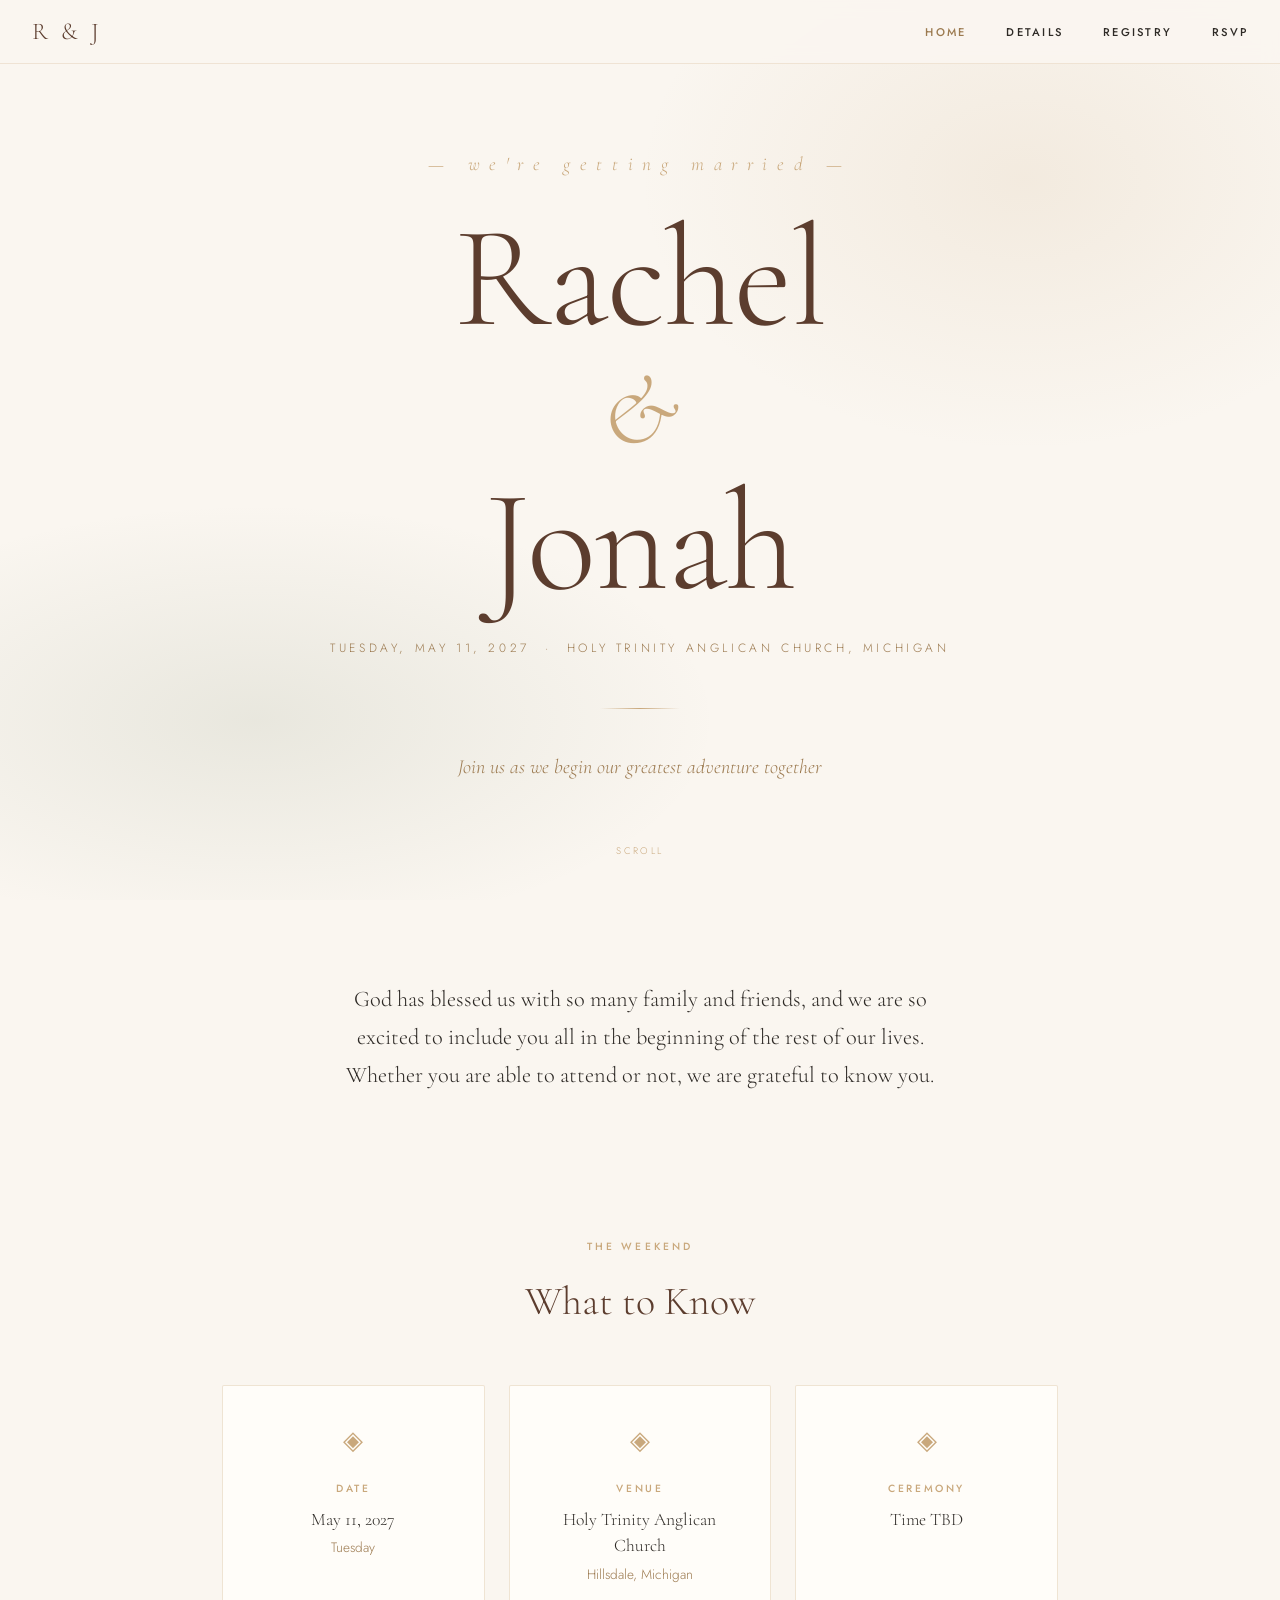
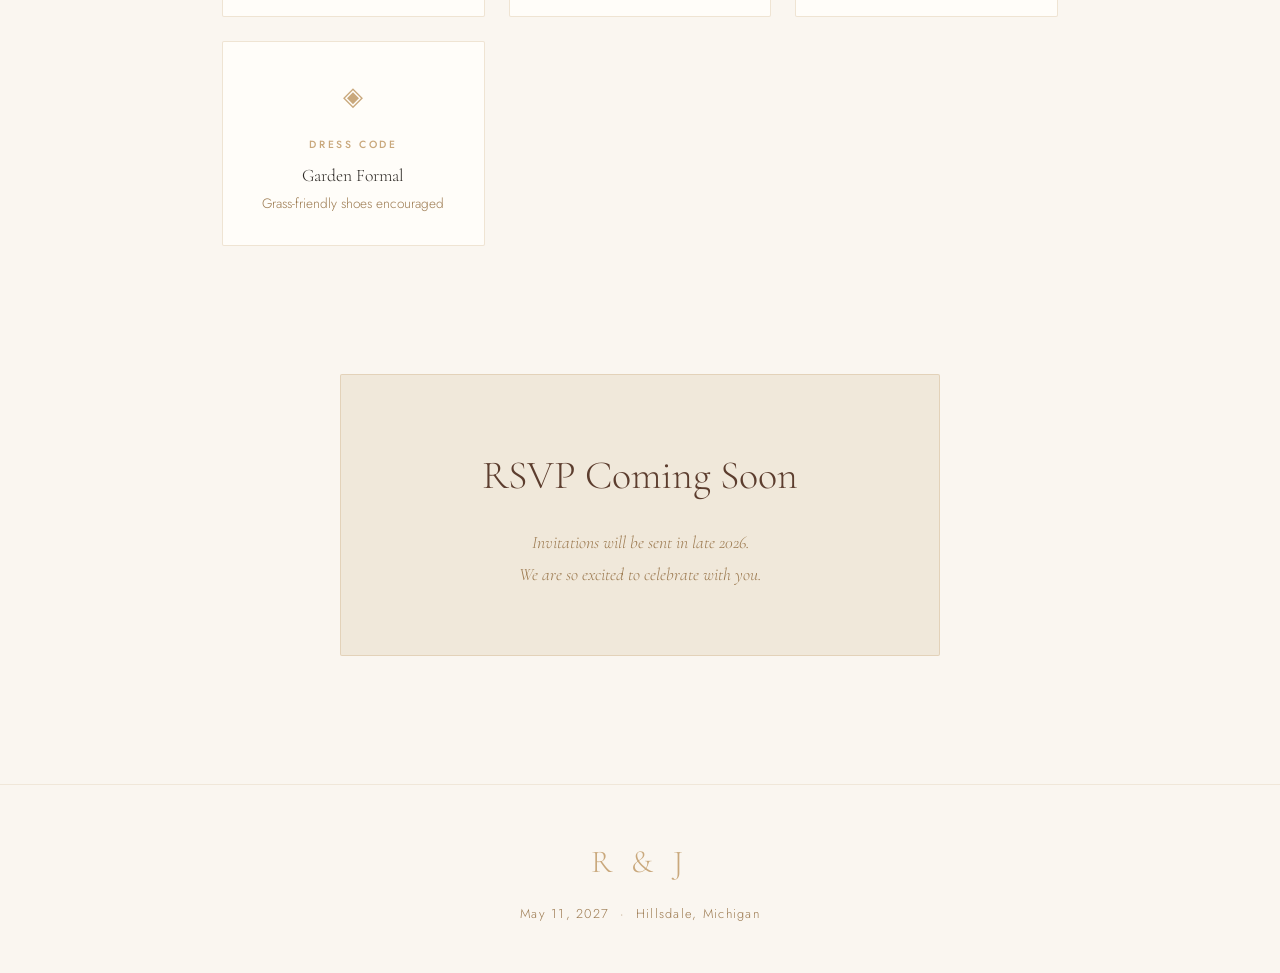
<file: index.html>
<!DOCTYPE html>
<html lang="en">
<head>
  <meta charset="UTF-8">
  <meta name="viewport" content="width=device-width, initial-scale=1.0">
  <title>Rachel & Jonah — May 11, 2027</title>
  <link rel="stylesheet" href="assets/style.css">
</head>
<body>

  <nav>
    <a class="nav-monogram" href="index.html">R & J</a>
    <ul class="nav-links">
      <li><a href="index.html" class="active">Home</a></li>
      <li><a href="details.html">Details</a></li>
      <li><a href="registry.html">Registry</a></li>
      <li><a href="#rsvp">RSVP</a></li>
    </ul>
    <button class="nav-toggle" aria-label="Open menu" onclick="
      const m = document.getElementById('mobile-menu');
      m.style.display = m.style.display === 'flex' ? 'none' : 'flex';
      ">&#9776;</button>
  </nav>
  <div id="mobile-menu" style="
    display: none; flex-direction: column; gap: 0;
    position: fixed; top: 64px; left: 0; right: 0; z-index: 99;
    background: rgba(250, 246, 240, 0.97);
    border-bottom: 1px solid rgba(201, 168, 124, 0.25);
    backdrop-filter: blur(8px);
  ">
    <a href="index.html" style="padding: 1rem 2rem; font-size: 0.7rem; letter-spacing: 0.2em; text-transform: uppercase; font-weight: 500; color: var(--charcoal); text-decoration: none; border-bottom: 1px solid rgba(201,168,124,0.15);">Home</a>
    <a href="details.html" style="padding: 1rem 2rem; font-size: 0.7rem; letter-spacing: 0.2em; text-transform: uppercase; font-weight: 500; color: var(--charcoal); text-decoration: none; border-bottom: 1px solid rgba(201,168,124,0.15);">Details</a>
    <a href="registry.html" style="padding: 1rem 2rem; font-size: 0.7rem; letter-spacing: 0.2em; text-transform: uppercase; font-weight: 500; color: var(--charcoal); text-decoration: none; border-bottom: 1px solid rgba(201,168,124,0.15);">Registry</a>
    <a href="index.html#rsvp" style="padding: 1rem 2rem; font-size: 0.7rem; letter-spacing: 0.2em; text-transform: uppercase; font-weight: 500; color: var(--charcoal); text-decoration: none;">RSVP</a>
  </div>

  <!-- Hero -->
  <section class="hero">
    <div class="hero-bg"></div>
    <p class="hero-ornament">— we're getting married —</p>
    <h1 class="hero-names">
      Rachel
      <span class="ampersand">&</span>
      Jonah
    </h1>
    <p class="hero-date">Tuesday, May 11, 2027 &nbsp;·&nbsp; Holy Trinity Anglican Church, Michigan</p>
    <div class="hero-divider"></div>
    <p class="hero-tagline">Join us as we begin our greatest adventure together</p>
    <div class="hero-scroll" aria-hidden="true">
      <!-- <div class="hero-scroll-line"></div> -->
      <span>Scroll</span>
    </div>
  </section>

  <!-- Intro -->
  <div class="intro-block">
    <p>
      God has blessed us with so many family  and friends, and we are so excited to include you all in the beginning of the rest of our lives. Whether you are able to attend or not, we are grateful to know you.
    </p>
  </div>

  <!-- Quick Info Cards -->
  <div class="section">
    <div class="section-heading">
      <p class="label">The Weekend</p>
      <h2>What to Know</h2>
    </div>
    <div class="cards-grid">
      <div class="info-card">
        <span class="card-icon">◈</span>
        <h3>Date</h3>
        <p>May 11, 2027</p>
        <p class="card-sub">Tuesday</p>
      </div>
      <div class="info-card">
        <span class="card-icon">◈</span>
        <h3>Venue</h3>
        <p>Holy Trinity Anglican Church</p>
        <p class="card-sub">Hillsdale, Michigan</p>
      </div>
      <div class="info-card">
        <span class="card-icon">◈</span>
        <h3>Ceremony</h3>
        <p>Time TBD</p>
        <!-- <p class="card-sub">Doors open at 3:30</p> -->
      </div>
      <div class="info-card">
        <span class="card-icon">◈</span>
        <h3>Dress Code</h3>
        <p>Garden Formal</p>
        <p class="card-sub">Grass-friendly shoes encouraged</p>
      </div>
    </div>
  </div>

  <!-- RSVP Teaser -->
  <div class="section" id="rsvp">
    <div class="rsvp-teaser">
      <h2>RSVP Coming Soon</h2>
      <p>
        Invitations will be sent in late 2026.<br>
        We are so excited to celebrate with you.
      </p>
    </div>
  </div>

  <footer>
    <span class="footer-monogram">R & J</span>
    <p>May 11, 2027 &nbsp;·&nbsp; Hillsdale, Michigan</p>
  </footer>

</body>
</html>
</file>
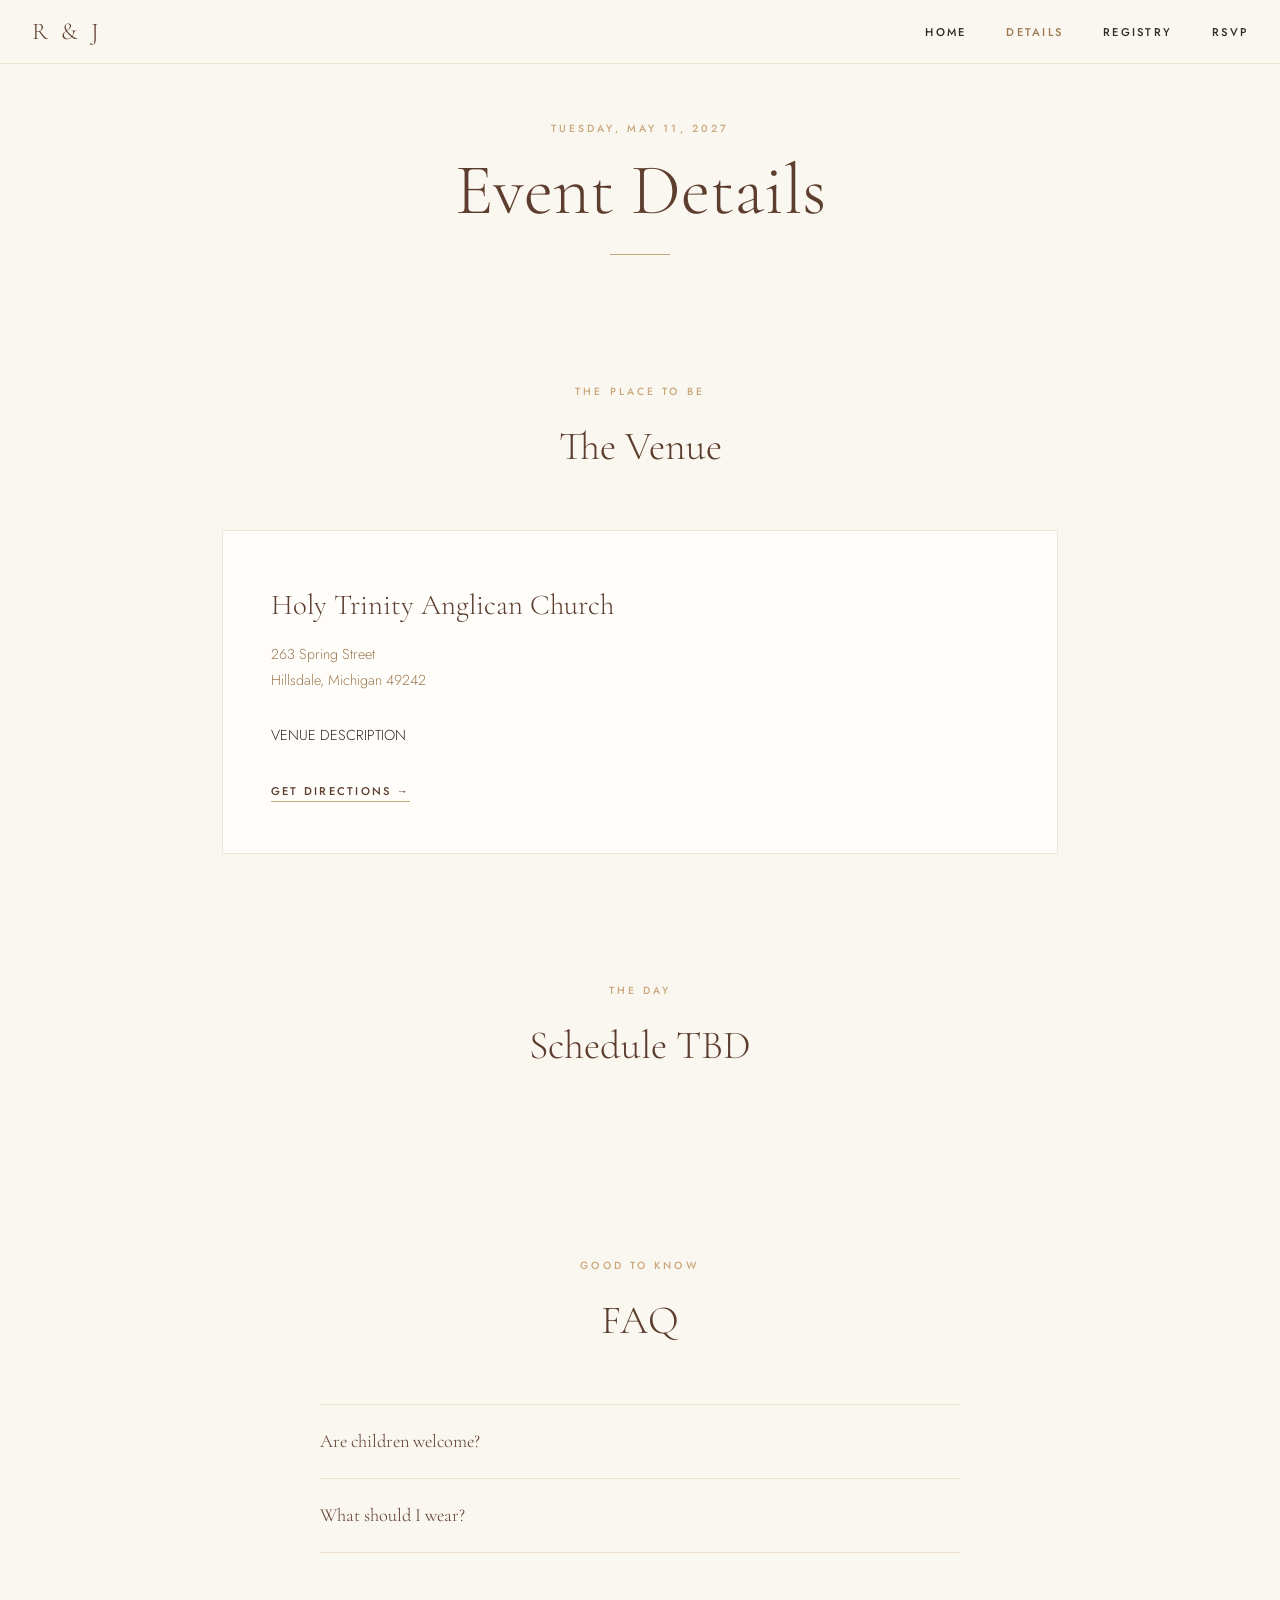
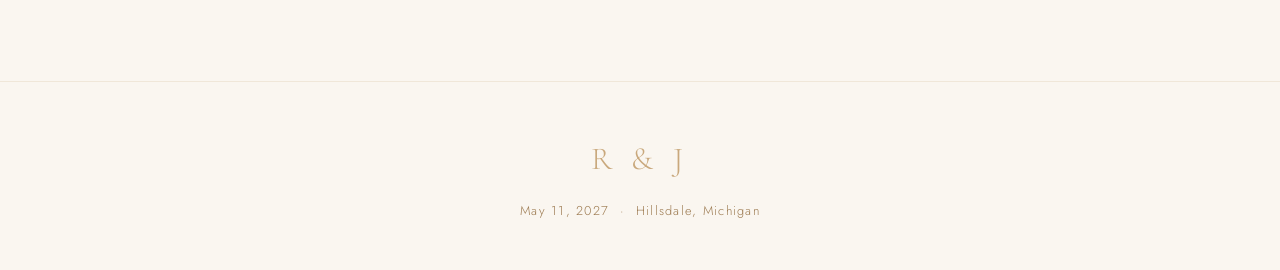
<file: details.html>
<!DOCTYPE html>
<html lang="en">
<head>
  <meta charset="UTF-8">
  <meta name="viewport" content="width=device-width, initial-scale=1.0">
  <title>Details — Rachel & Jonah</title>
  <link rel="stylesheet" href="assets/style.css">
</head>
<body>

  <nav>
    <a class="nav-monogram" href="index.html">R & J</a>
    <ul class="nav-links">
      <li><a href="index.html">Home</a></li>
      <li><a href="details.html" class="active">Details</a></li>
      <li><a href="registry.html">Registry</a></li>
      <li><a href="index.html#rsvp">RSVP</a></li>
    </ul>
    <button class="nav-toggle" aria-label="Open menu" onclick="
      const m = document.getElementById('mobile-menu');
      m.style.display = m.style.display === 'flex' ? 'none' : 'flex';
      ">&#9776;</button>
  </nav>
  <div id="mobile-menu" style="
    display: none; flex-direction: column; gap: 0;
    position: fixed; top: 64px; left: 0; right: 0; z-index: 99;
    background: rgba(250, 246, 240, 0.97);
    border-bottom: 1px solid rgba(201, 168, 124, 0.25);
    backdrop-filter: blur(8px);
  ">
    <a href="index.html" style="padding: 1rem 2rem; font-size: 0.7rem; letter-spacing: 0.2em; text-transform: uppercase; font-weight: 500; color: var(--charcoal); text-decoration: none; border-bottom: 1px solid rgba(201,168,124,0.15);">Home</a>
    <a href="details.html" style="padding: 1rem 2rem; font-size: 0.7rem; letter-spacing: 0.2em; text-transform: uppercase; font-weight: 500; color: var(--charcoal); text-decoration: none; border-bottom: 1px solid rgba(201,168,124,0.15);">Details</a>
    <a href="registry.html" style="padding: 1rem 2rem; font-size: 0.7rem; letter-spacing: 0.2em; text-transform: uppercase; font-weight: 500; color: var(--charcoal); text-decoration: none; border-bottom: 1px solid rgba(201,168,124,0.15);">Registry</a>
    <a href="index.html#rsvp" style="padding: 1rem 2rem; font-size: 0.7rem; letter-spacing: 0.2em; text-transform: uppercase; font-weight: 500; color: var(--charcoal); text-decoration: none;">RSVP</a>
  </div>

  <div class="page-header">
    <p class="page-label">Tuesday, May 11, 2027</p>
    <h1 class="page-title">Event Details</h1>
  </div>

  <!-- Venue -->
  <div class="section">
    <div class="section-heading">
      <p class="label">The Place to Be</p>
      <h2>The Venue</h2>
    </div>

    <div class="venue-block">
      <div>
        <h2>Holy Trinity Anglican Church</h2>
        <address>
          263 Spring Street<br>
          Hillsdale, Michigan 49242
        </address>
        <br>
        <p style="font-size:0.9rem; color:var(--charcoal); line-height:1.7;">
          VENUE DESCRIPTION
        </p>
        <br>
        <a href="https://www.google.com/maps/dir//Holy+Trinity+Anglican+Parish,+263+Spring+St,+Hillsdale,+MI+49242/@41.9251873,-84.6516028,17z/data=!4m17!1m7!3m6!1s0x883d7258209db2e1:0xc1b43e8a1c42d3af!2sHoly+Trinity+Anglican+Parish!8m2!3d41.9251833!4d-84.6490279!16s%2Fg%2F11cr_bctgm!4m8!1m0!1m5!1m1!1s0x883d7258209db2e1:0xc1b43e8a1c42d3af!2m2!1d-84.6490607!2d41.9251996!3e0?entry=ttu&g_ep=EgoyMDI2MDUwNi4wIKXMDSoASAFQAw%3D%3D" target="_blank"
           style="font-size:0.7rem; letter-spacing:0.2em; text-transform:uppercase;
                  font-weight:500; color:var(--bark); border-bottom:1px solid var(--warm-tan);
                  padding-bottom:2px; text-decoration:none;">
          Get Directions →
        </a>
      </div>
      <iframe 
        src="https://www.google.com/maps/embed?pb=!1m18!1m12!1m3!1d2968.496412600029!2d-84.65160282391298!3d41.9251832712367!2m3!1f0!2f0!3f0!3m2!1i1024!2i768!4f13.1!3m3!1m2!1s0x883d7258209db2e1%3A0xc1b43e8a1c42d3af!2sHoly%20Trinity%20Anglican%20Parish!5e0!3m2!1sen!2sus!4v1778438638813!5m2!1sen!2sus" 
        width="100%" 
        height="220" 
        style="border:0; border-radius:2px; display:block;" 
        allowfullscreen="" 
        loading="lazy" 
        referrerpolicy="no-referrer-when-downgrade">
      </iframe>
    </div>
  </div>
  
  <!-- Schedule -->
  <div class="section">
    <div class="section-heading">
      <p class="label">The Day</p>
      <h2>Schedule TBD</h2>
    </div>

    <!-- <div class="timeline">
      <div class="timeline-item">
        <p class="timeline-time">3:30 pm</p>
        <h3 class="timeline-title">Guests Arrive</h3>
        <p class="timeline-desc">Please arrive by 3:45 to find your seats. Light refreshments will be available.</p>
      </div>
      <div class="timeline-item">
        <p class="timeline-time">4:00 pm</p>
        <h3 class="timeline-title">Ceremony</h3>
        <p class="timeline-desc">An outdoor ceremony on the meadow lawn, lasting approximately 30 minutes.</p>
      </div>
      <div class="timeline-item">
        <p class="timeline-time">4:30 pm</p>
        <h3 class="timeline-title">Cocktail Hour</h3>
        <p class="timeline-desc">Drinks and passed hors d'oeuvres on the barn terrace while we take photos.</p>
      </div>
      <div class="timeline-item">
        <p class="timeline-time">6:00 pm</p>
        <h3 class="timeline-title">Dinner & Reception</h3>
        <p class="timeline-desc">Dinner, dancing, toasts, and dessert in the restored Willow Creek Barn.</p>
      </div>
      <div class="timeline-item">
        <p class="timeline-time">10:00 pm</p>
        <h3 class="timeline-title">Send-Off</h3>
        <p class="timeline-desc">Evening ends with a sparkler farewell. Shuttle service back to hotels runs until 11 pm.</p>
      </div> -->
    </div>
  </div>

  <!-- Travel & Lodging -->
  <!-- <div class="section">
    <div class="section-heading">
      <p class="label">Getting Here</p>
      <h2>Travel & Lodging</h2>
    </div>
    <div class="cards-grid">
      <div class="info-card">
        <span class="card-icon">✈</span>
        <h3>Nearest Airport</h3>
        <p>Detroit Metro</p>
        <p class="card-sub">~90 min drive to venue</p>
      </div>
      <div class="info-card">
        <span class="card-icon">🏡</span>
        <h3>Hotel Block?</h3>
        <p>NAME OF HOTEL</p>
        <p class="card-sub">Code: EMMAJAMES26<br>Reserve by May 1, 2026</p>
      </div>
      <div class="info-card">
        <span class="card-icon">🚌</span>
        <h3>Shuttle?</h3>
        <p>Hotel to Venue</p>
        <p class="card-sub">Departs 3:00 pm · Returns 10:30 pm</p>
      </div>
    </div>
  </div> -->

  <!-- FAQ -->
  <div class="section">
    <div class="section-heading">
      <p class="label">Good to Know</p>
      <h2>FAQ</h2>
    </div>

    <div style="max-width:640px; margin:0 auto;">
      <!-- <details style="border-top:1px solid rgba(201,168,124,0.3); padding:1.25rem 0;">
        <summary style="font-family:var(--serif); font-size:1.15rem; color:var(--bark); cursor:pointer; list-style:none;">
          Is the reception outdoors?
        </summary>
        <p style="margin-top:0.75rem; font-size:0.9rem; color:var(--deep-tan); line-height:1.7;">
          Yes! The reception will be on the south lawn. In the event of rain, we have a
          beautiful covered pavilion as backup. We'll notify guests one week before
          if we need to use it.
        </p>
      </details> -->
      <details style="border-top:1px solid rgba(201,168,124,0.3); padding:1.25rem 0;">
        <summary style="font-family:var(--serif); font-size:1.15rem; color:var(--bark); cursor:pointer; list-style:none;">
          Are children welcome?
        </summary>
        <p style="margin-top:0.75rem; font-size:0.9rem; color:var(--deep-tan); line-height:1.7;">
          We love your little ones, and their presence makes the church more alive! Children are welcome at the ceremony.
        </p>
      </details>
      <details style="border-top:1px solid rgba(201,168,124,0.3); padding:1.25rem 0; border-bottom:1px solid rgba(201,168,124,0.3);">
        <summary style="font-family:var(--serif); font-size:1.15rem; color:var(--bark); cursor:pointer; list-style:none;">
          What should I wear?
        </summary>
        <p style="margin-top:0.75rem; font-size:0.9rem; color:var(--deep-tan); line-height:1.7;">
          Garden formal — think summer dresses, linen suits, or cocktail attire.
          Since part of the evening is on grass, we recommend block heels or flats.
          May in Hillsdale can be occasionally rainy in the evenings; a light layer is a good idea.
        </p>
      </details>
    </div>
  </div>

  <footer>
    <span class="footer-monogram">R & J</span>
    <p>May 11, 2027 &nbsp;·&nbsp; Hillsdale, Michigan</p>
  </footer>

</body>
</html>
</file>
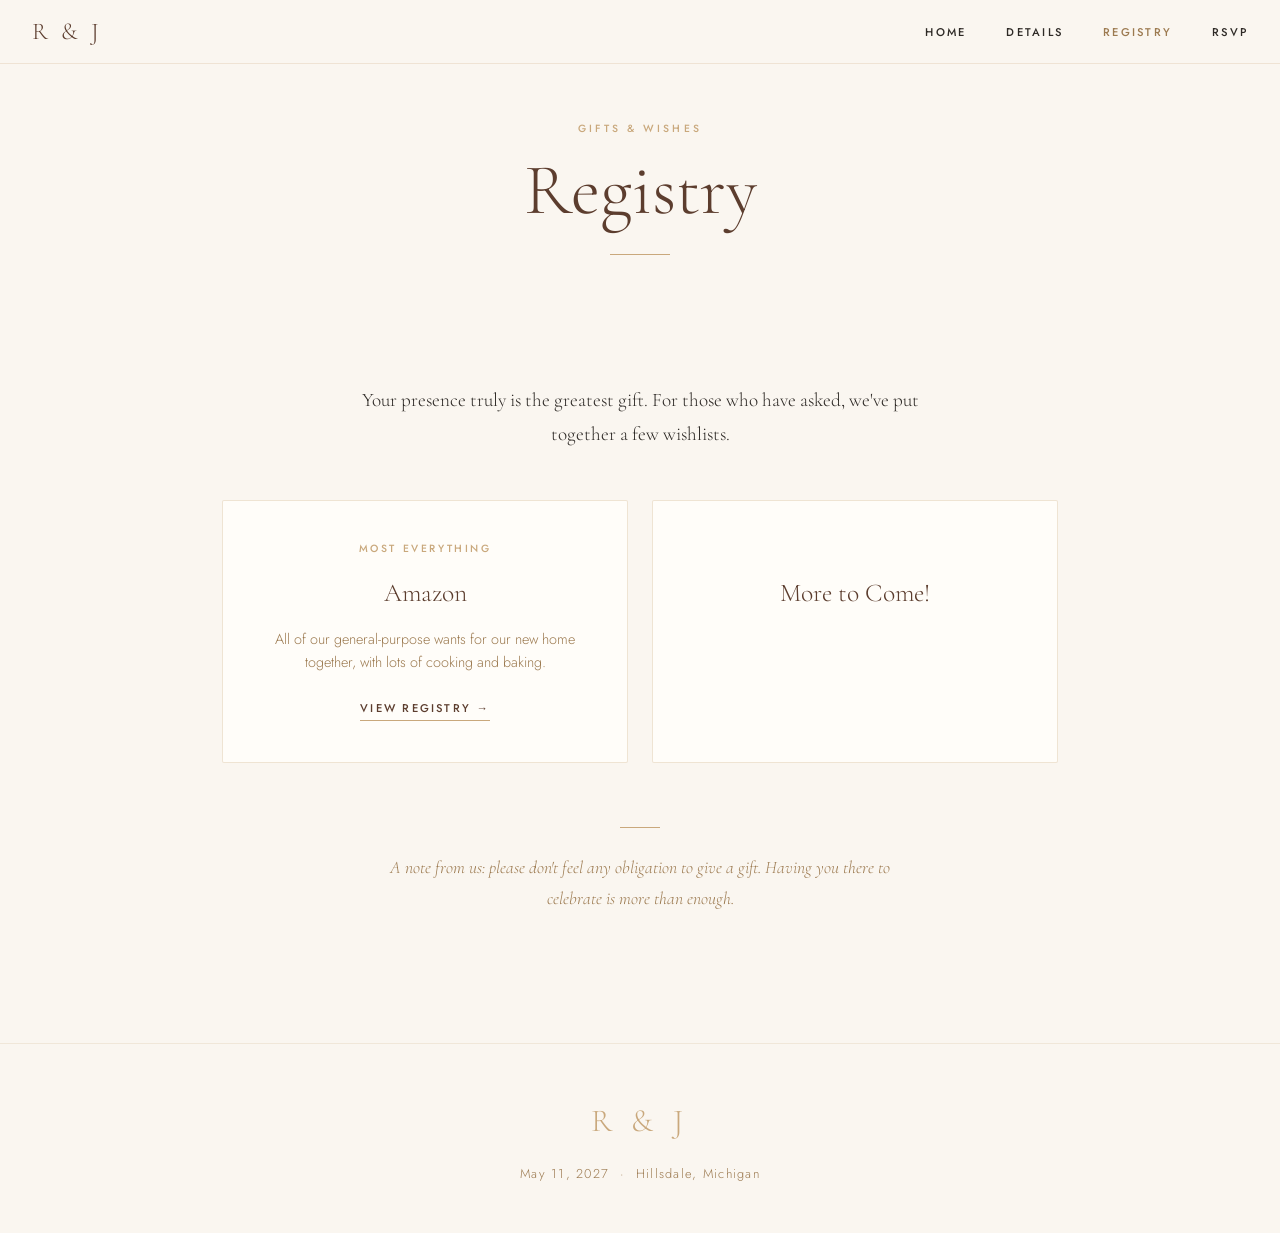
<file: registry.html>
<!DOCTYPE html>
<html lang="en">
<head>
  <meta charset="UTF-8">
  <meta name="viewport" content="width=device-width, initial-scale=1.0">
  <title>Registry — Rachel & Jonah</title>
  <link rel="stylesheet" href="assets/style.css">
</head>
<body>

  <nav>
    <a class="nav-monogram" href="index.html">R & J</a>
    <ul class="nav-links">
      <li><a href="index.html">Home</a></li>
      <li><a href="details.html">Details</a></li>
      <li><a href="registry.html" class="active">Registry</a></li>
      <li><a href="index.html#rsvp">RSVP</a></li>
    </ul>
    <button class="nav-toggle" aria-label="Open menu" onclick="
      const m = document.getElementById('mobile-menu');
      m.style.display = m.style.display === 'flex' ? 'none' : 'flex';
      ">&#9776;</button>
  </nav>
  <div id="mobile-menu" style="
    display: none; flex-direction: column; gap: 0;
    position: fixed; top: 64px; left: 0; right: 0; z-index: 99;
    background: rgba(250, 246, 240, 0.97);
    border-bottom: 1px solid rgba(201, 168, 124, 0.25);
    backdrop-filter: blur(8px);
  ">
    <a href="index.html" style="padding: 1rem 2rem; font-size: 0.7rem; letter-spacing: 0.2em; text-transform: uppercase; font-weight: 500; color: var(--charcoal); text-decoration: none; border-bottom: 1px solid rgba(201,168,124,0.15);">Home</a>
    <a href="details.html" style="padding: 1rem 2rem; font-size: 0.7rem; letter-spacing: 0.2em; text-transform: uppercase; font-weight: 500; color: var(--charcoal); text-decoration: none; border-bottom: 1px solid rgba(201,168,124,0.15);">Details</a>
    <a href="registry.html" style="padding: 1rem 2rem; font-size: 0.7rem; letter-spacing: 0.2em; text-transform: uppercase; font-weight: 500; color: var(--charcoal); text-decoration: none; border-bottom: 1px solid rgba(201,168,124,0.15);">Registry</a>
    <a href="index.html#rsvp" style="padding: 1rem 2rem; font-size: 0.7rem; letter-spacing: 0.2em; text-transform: uppercase; font-weight: 500; color: var(--charcoal); text-decoration: none;">RSVP</a>
  </div>

  <div class="page-header">
    <p class="page-label">Gifts & Wishes</p>
    <h1 class="page-title">Registry</h1>
  </div>

  <div class="section">
    <div class="registry-intro">
      <p>
        Your presence truly is the greatest gift. For those who have asked,
        we've put together a few wishlists.
      </p>
    </div>

    <div class="registry-grid">

      <!-- Registry 1: Crate & Barrel -->
      <a class="registry-card" href="https://www.amazon.com/wedding/share/to-the-starrs" target="_blank" rel="noopener">
        <p class="registry-store">Most Everything</p>
        <h3>Amazon</h3>
        <p>
          All of our general-purpose wants for our new home together, 
          with lots of cooking and baking.
        </p>
        <span class="btn-link">View Registry →</span>
      </a>

      <a class="registry-card" href="https://youtu.be/dQw4w9WgXcQ" target="_blank" rel="noopener">
        <br>
        <h3>More to Come!</h3>
      </a>

      <!-- Registry 2: REI -->
      <!-- <a class="registry-card" href="https://www.rei.com" target="_blank">
        <p class="registry-store">Adventure & Outdoors</p>
        <h3>REI</h3>
        <p>
          We fell in love on hiking trails. Help us gear up for the
          next chapter of adventures — camping, backpacking, and beyond.
        </p>
        <span class="btn-link">View Registry →</span>
      </a> -->

      <!-- Registry 3: Honeymoon Fund -->
      <!-- <a class="registry-card" href="#honeymoon" target="_blank">
        <p class="registry-store">Experience</p>
        <h3>Honeymoon Fund</h3>
        <p>
          We're dreaming of Portugal. Contributions toward our
          honeymoon trip mean the world to us — every bit counts.
        </p>
        <span class="btn-link">Contribute →</span>
      </a> -->

    </div>

    <!-- Note -->
    <div style="text-align:center; margin-top:4rem; max-width:520px; margin-left:auto; margin-right:auto;">
      <div style="width:40px; height:1px; background:var(--warm-tan); margin:0 auto 1.5rem;"></div>
      <p style="font-family:var(--serif); font-size:1.1rem; font-style:italic; color:var(--deep-tan);">
        A note from us: please don't feel any obligation to give a gift.
        Having you there to celebrate is more than enough.
      </p>
    </div>
  </div>

  <footer>
    <span class="footer-monogram">R & J</span>
    <p>May 11, 2027 &nbsp;·&nbsp; Hillsdale, Michigan</p>
  </footer>

</body>
</html>
</file>
<file: assets/style.css>
@import url('https://fonts.googleapis.com/css2?family=Cormorant+Garamond:ital,wght@0,300;0,400;0,600;1,300;1,400&family=Jost:wght@300;400;500&display=swap');

*, *::before, *::after { box-sizing: border-box; margin: 0; padding: 0; }

:root {
  --cream: #FAF6F0;
  --parchment: #F0E8DA;
  --warm-tan: #C9A87C;
  --deep-tan: #9C7A50;
  --bark: #5C3D2E;
  --moss: #6B7C5C;
  --charcoal: #2E2A26;
  --soft-white: #FFFDF9;
  --serif: 'Cormorant Garamond', Georgia, serif;
  --sans: 'Jost', sans-serif;
}

html { scroll-behavior: smooth; }

body {
  background: var(--cream);
  color: var(--charcoal);
  font-family: var(--sans);
  font-weight: 300;
  font-size: 16px;
  line-height: 1.8;
  min-height: 100vh;
}

/* ── NAV ── */
nav {
  position: fixed;
  top: 0; left: 0; right: 0;
  z-index: 100;
  background: rgba(250, 246, 240, 0.92);
  backdrop-filter: blur(8px);
  border-bottom: 1px solid rgba(201, 168, 124, 0.25);
  padding: 0 2rem;
  height: 64px;
  display: flex;
  align-items: center;
  justify-content: space-between;
}

.nav-monogram {
  font-family: var(--serif);
  font-size: 1.5rem;
  font-weight: 300;
  letter-spacing: 0.15em;
  color: var(--bark);
  text-decoration: none;
}

.nav-links {
  display: flex;
  gap: 2.5rem;
  list-style: none;
}

.nav-links a {
  font-family: var(--sans);
  font-size: 0.7rem;
  font-weight: 500;
  letter-spacing: 0.2em;
  text-transform: uppercase;
  color: var(--charcoal);
  text-decoration: none;
  transition: color 0.2s;
}

.nav-links a:hover,
.nav-links a.active { color: var(--deep-tan); }

/* ── HERO ── */
.hero {
  min-height: 100vh;
  display: flex;
  flex-direction: column;
  align-items: center;
  justify-content: center;
  text-align: center;
  padding: 6rem 2rem 4rem;
  position: relative;
  overflow: hidden;
}

.hero-bg {
  position: absolute;
  inset: 0;
  background:
    radial-gradient(ellipse 60% 40% at 20% 80%, rgba(107, 124, 92, 0.12) 0%, transparent 60%),
    radial-gradient(ellipse 50% 50% at 80% 20%, rgba(201, 168, 124, 0.15) 0%, transparent 60%),
    var(--cream);
  z-index: 0;
}

.hero-ornament {
  font-size: 1.2rem;
  letter-spacing: 0.5em;
  color: var(--warm-tan);
  margin-bottom: 1.5rem;
  font-family: var(--serif);
  font-style: italic;
  position: relative;
  z-index: 1;
}

.hero-names {
  font-family: var(--serif);
  font-size: clamp(4rem, 12vw, 9rem);
  font-weight: 300;
  line-height: 1;
  color: var(--bark);
  letter-spacing: -0.01em;
  position: relative;
  z-index: 1;
  margin-bottom: 1.5rem;
}

.hero-names .ampersand {
  font-style: italic;
  color: var(--warm-tan);
  display: block;
  font-size: 0.7em;
  margin: 0.1em 0;
}

.hero-date {
  font-family: var(--sans);
  font-size: 0.75rem;
  letter-spacing: 0.3em;
  text-transform: uppercase;
  color: var(--deep-tan);
  margin-bottom: 3rem;
  position: relative;
  z-index: 1;
}

.hero-divider {
  width: 80px;
  height: 1px;
  background: linear-gradient(to right, transparent, var(--warm-tan), transparent);
  margin: 0 auto 2.5rem;
  position: relative;
  z-index: 1;
}

.hero-tagline {
  font-family: var(--serif);
  font-size: 1.25rem;
  font-style: italic;
  color: var(--deep-tan);
  font-weight: 300;
  position: relative;
  z-index: 1;
  max-width: 420px;
}

.hero-scroll {
  position: absolute;
  bottom: 2.5rem;
  left: 50%;
  transform: translateX(-50%);
  z-index: 1;
  display: flex;
  flex-direction: column;
  align-items: center;
  gap: 0.4rem;
  animation: float 2.5s ease-in-out infinite;
}

.hero-scroll span {
  font-size: 0.6rem;
  letter-spacing: 0.25em;
  text-transform: uppercase;
  color: var(--warm-tan);
}

.hero-scroll-line {
  width: 1px;
  height: 32px;
  background: linear-gradient(to bottom, var(--warm-tan), transparent);
}

@keyframes float {
  0%, 100% { transform: translateX(-50%) translateY(0); }
  50% { transform: translateX(-50%) translateY(6px); }
}

/* ── PAGE HEADER (sub pages) ── */
.page-header {
  padding: 120px 2rem 4rem;
  text-align: center;
  position: relative;
}

.page-header::after {
  content: '';
  display: block;
  width: 60px;
  height: 1px;
  background: var(--warm-tan);
  margin: 1.5rem auto 0;
}

.page-label {
  font-size: 0.65rem;
  letter-spacing: 0.3em;
  text-transform: uppercase;
  color: var(--warm-tan);
  font-family: var(--sans);
  font-weight: 500;
  margin-bottom: 0.75rem;
}

.page-title {
  font-family: var(--serif);
  font-size: clamp(2.5rem, 6vw, 4.5rem);
  font-weight: 300;
  color: var(--bark);
  line-height: 1.1;
}

/* ── SECTIONS ── */
.section {
  max-width: 900px;
  margin: 0 auto;
  padding: 4rem 2rem;
}

.section-wide {
  max-width: 1100px;
  margin: 0 auto;
  padding: 4rem 2rem;
}

/* ── HOME INTRO ── */
.intro-block {
  text-align: center;
  padding: 5rem 2rem;
  max-width: 680px;
  margin: 0 auto;
}

.intro-block p {
  font-family: var(--serif);
  font-size: 1.4rem;
  font-weight: 300;
  color: var(--charcoal);
  line-height: 1.7;
}

/* ── INFO CARDS ── */
.cards-grid {
  display: grid;
  grid-template-columns: repeat(auto-fit, minmax(220px, 1fr));
  gap: 1.5rem;
  margin-top: 3rem;
}

.info-card {
  background: var(--soft-white);
  border: 1px solid rgba(201, 168, 124, 0.3);
  border-radius: 2px;
  padding: 2rem 1.75rem;
  text-align: center;
}

.info-card .card-icon {
  font-size: 1.6rem;
  color: var(--warm-tan);
  margin-bottom: 1rem;
  display: block;
  font-family: var(--serif);
}

.info-card h3 {
  font-family: var(--sans);
  font-size: 0.65rem;
  letter-spacing: 0.25em;
  text-transform: uppercase;
  font-weight: 500;
  color: var(--warm-tan);
  margin-bottom: 0.5rem;
}

.info-card p {
  font-family: var(--serif);
  font-size: 1.1rem;
  color: var(--charcoal);
  line-height: 1.5;
}

.info-card .card-sub {
  font-size: 0.85rem;
  color: var(--deep-tan);
  margin-top: 0.25rem;
  font-family: var(--sans);
  font-weight: 300;
}

/* ── TIMELINE ── */
.timeline {
  position: relative;
  padding-left: 2rem;
  max-width: 640px;
  margin: 3rem auto 0;
}

.timeline::before {
  content: '';
  position: absolute;
  left: 0;
  top: 8px;
  bottom: 8px;
  width: 1px;
  background: linear-gradient(to bottom, transparent, var(--warm-tan) 15%, var(--warm-tan) 85%, transparent);
}

.timeline-item {
  position: relative;
  padding: 0 0 2.5rem 2rem;
}

.timeline-item::before {
  content: '';
  position: absolute;
  left: -4px;
  top: 8px;
  width: 9px;
  height: 9px;
  border-radius: 50%;
  background: var(--warm-tan);
  border: 2px solid var(--cream);
  box-shadow: 0 0 0 1px var(--warm-tan);
}

.timeline-time {
  font-size: 0.65rem;
  letter-spacing: 0.2em;
  text-transform: uppercase;
  color: var(--warm-tan);
  font-weight: 500;
  margin-bottom: 0.25rem;
}

.timeline-title {
  font-family: var(--serif);
  font-size: 1.3rem;
  font-weight: 400;
  color: var(--bark);
  margin-bottom: 0.25rem;
}

.timeline-desc {
  font-size: 0.9rem;
  color: var(--deep-tan);
  line-height: 1.6;
}

/* ── VENUE BLOCK ── */
.venue-block {
  background: var(--soft-white);
  border: 1px solid rgba(201, 168, 124, 0.3);
  border-radius: 2px;
  padding: 3rem;
  margin-top: 3rem;
  display: grid;
  grid-template-columns: 1fr 1fr;
  gap: 3rem;
  align-items: start;
}

.venue-block h2 {
  font-family: var(--serif);
  font-size: 1.8rem;
  font-weight: 300;
  color: var(--bark);
  margin-bottom: 0.75rem;
}

.venue-block address {
  font-style: normal;
  font-family: var(--sans);
  font-size: 0.9rem;
  color: var(--deep-tan);
  line-height: 1.8;
}

.venue-map-placeholder span {
  font-size: 1.5rem;
}

/* ── REGISTRY ── */
.registry-intro {
  text-align: center;
  max-width: 580px;
  margin: 0 auto 3rem;
}

.registry-intro p {
  font-family: var(--serif);
  font-size: 1.2rem;
  color: var(--charcoal);
  font-weight: 300;
}

.registry-grid {
  display: grid;
  grid-template-columns: repeat(auto-fit, minmax(260px, 1fr));
  gap: 1.5rem;
}

.registry-card {
  background: var(--soft-white);
  border: 1px solid rgba(201, 168, 124, 0.3);
  border-radius: 2px;
  padding: 2.5rem 2rem;
  text-align: center;
  text-decoration: none;
  color: inherit;
  transition: border-color 0.25s, transform 0.2s;
  display: block;
  cursor: pointer;
}

.registry-card:hover {
  border-color: var(--warm-tan);
  transform: translateY(-2px);
}

.registry-card .registry-store {
  font-family: var(--sans);
  font-size: 0.65rem;
  letter-spacing: 0.25em;
  text-transform: uppercase;
  color: var(--warm-tan);
  font-weight: 500;
  margin-bottom: 0.75rem;
}

.registry-card h3 {
  font-family: var(--serif);
  font-size: 1.6rem;
  font-weight: 300;
  color: var(--bark);
  margin-bottom: 0.75rem;
}

.registry-card p {
  font-size: 0.9rem;
  color: var(--deep-tan);
  line-height: 1.6;
}

.registry-card .btn-link {
  display: inline-block;
  margin-top: 1.5rem;
  font-size: 0.7rem;
  letter-spacing: 0.2em;
  text-transform: uppercase;
  font-weight: 500;
  color: var(--bark);
  border-bottom: 1px solid var(--warm-tan);
  padding-bottom: 2px;
  transition: color 0.2s;
}

.registry-card:hover .btn-link { color: var(--deep-tan); }

/* ── SECTION HEADINGS ── */
.section-heading {
  text-align: center;
  margin-bottom: 3rem;
}

.section-heading .label {
  font-size: 0.65rem;
  letter-spacing: 0.3em;
  text-transform: uppercase;
  color: var(--warm-tan);
  font-weight: 500;
  margin-bottom: 0.5rem;
}

.section-heading h2 {
  font-family: var(--serif);
  font-size: 2.5rem;
  font-weight: 300;
  color: var(--bark);
}

/* ── FOOTER ── */
footer {
  text-align: center;
  padding: 3rem 2rem;
  border-top: 1px solid rgba(201, 168, 124, 0.2);
  margin-top: 4rem;
}

footer .footer-monogram {
  font-family: var(--serif);
  font-size: 2rem;
  font-weight: 300;
  color: var(--warm-tan);
  letter-spacing: 0.2em;
  display: block;
  margin-bottom: 0.75rem;
}

footer p {
  font-size: 0.8rem;
  color: var(--deep-tan);
  letter-spacing: 0.1em;
}

/* ── RSVP TEASER ── */
.rsvp-teaser {
  background: var(--parchment);
  border: 1px solid rgba(201, 168, 124, 0.35);
  border-radius: 2px;
  padding: 4rem 2rem;
  text-align: center;
  max-width: 600px;
  margin: 0 auto;
}

.rsvp-teaser h2 {
  font-family: var(--serif);
  font-size: 2.5rem;
  font-weight: 300;
  color: var(--bark);
  margin-bottom: 1rem;
}

.rsvp-teaser p {
  font-family: var(--serif);
  font-size: 1.1rem;
  color: var(--deep-tan);
  font-style: italic;
}

/* ── RESPONSIVE ── */
/* @media (max-width: 640px) {
  .nav-links { display: none; }
  .venue-block { grid-template-columns: 1fr; gap: 1.5rem; }
  .venue-block .venue-map-placeholder { height: 160px; }
  .hero-names { font-size: 4rem; }
} */

.nav-toggle {
  display: none;
  background: none;
  border: none;
  font-size: 1.4rem;
  color: var(--bark);
  cursor: pointer;
  padding: 0.25rem;
}

@media (max-width: 640px) {
  .nav-links { display: none; }
  .nav-toggle { display: block; }
}
</file>
